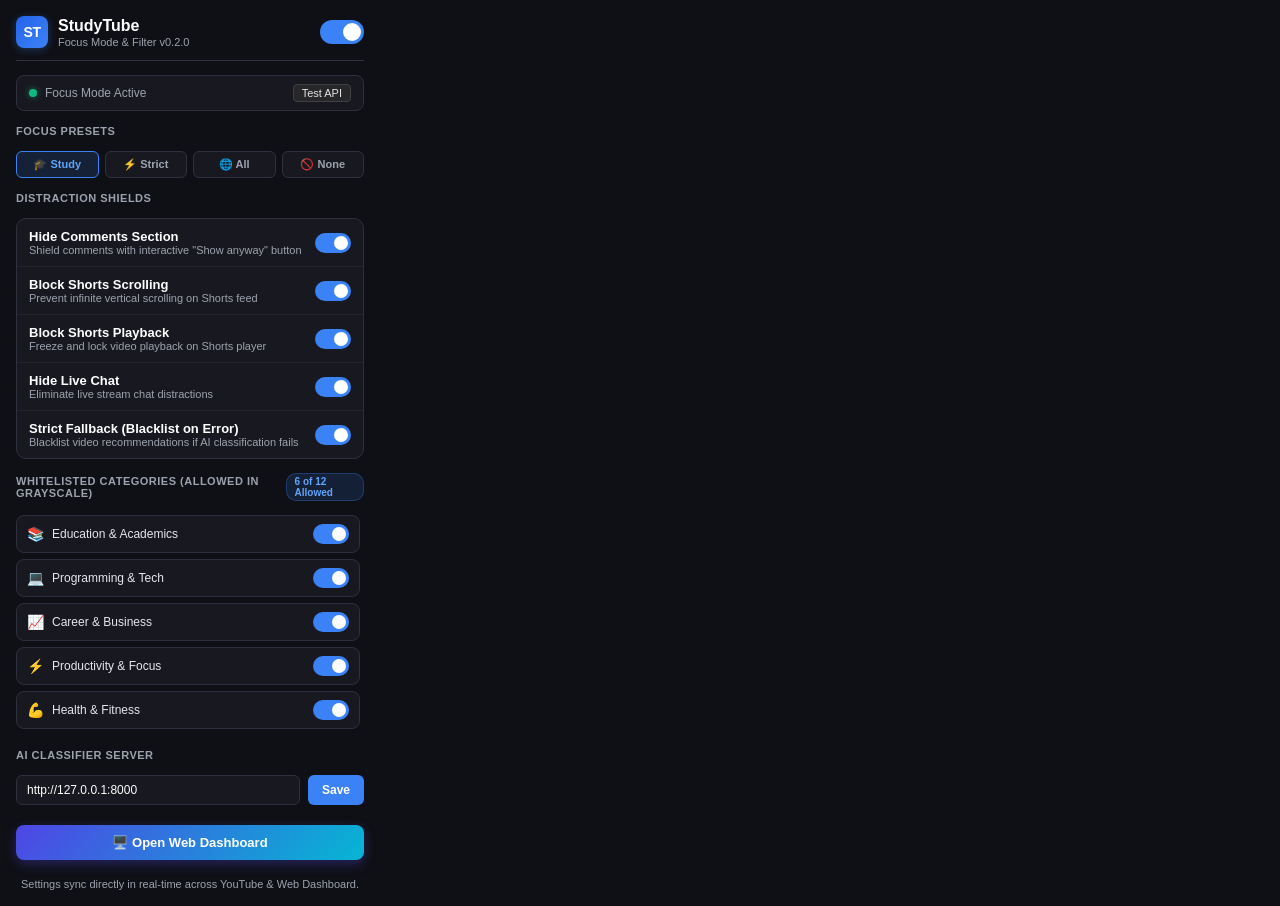
<file: extension/popup.html>
<!DOCTYPE html>
<html lang="en">
<head>
  <meta charset="UTF-8">
  <meta name="viewport" content="width=device-width, initial-scale=1.0">
  <title>StudyTube Focus Settings</title>
  <link rel="stylesheet" href="popup.css">
</head>
<body>
  <div class="popup-container">
    <!-- Header -->
    <header class="header">
      <div class="brand">
        <div class="logo-icon">ST</div>
        <div>
          <h1 class="title">StudyTube</h1>
          <div class="subtitle">Focus Mode &amp; Filter v0.2.0</div>
        </div>
      </div>
      <label class="switch master-switch" title="Toggle StudyTube Master Focus Mode">
        <input type="checkbox" id="masterToggle" checked>
        <span class="slider"></span>
      </label>
    </header>

    <!-- Master Focus Mode Status Banner -->
    <div class="status-banner" id="statusBanner">
      <span class="status-dot online" id="masterStatusDot"></span>
      <span class="status-text" id="statusText">Focus Mode Active</span>
      <button class="status-retry-btn" id="retryConnectionBtn" title="Test Backend Connection">Test API</button>
    </div>

    <!-- Quick Presets -->
    <div class="section-header">
      <span>Focus Presets</span>
    </div>
    <div class="presets-row">
      <button class="preset-btn active" id="presetStudy" title="Study Focus (Academics, Tech, Business, Productivity, Fitness, Documentaries)">🎓 Study</button>
      <button class="preset-btn" id="presetStrict" title="Strict Academic (Education & Programming Only)">⚡ Strict</button>
      <button class="preset-btn" id="presetAll" title="Allow All Categories (In Grayscale)">🌐 All</button>
      <button class="preset-btn" id="presetClear" title="Block All Video Recommendations">🚫 None</button>
    </div>

    <!-- Distraction Shields (All Settings) -->
    <div class="section-header">
      <span>Distraction Shields</span>
    </div>
    <div class="shield-card">
      <!-- 1. Hide Comments Section -->
      <div class="shield-item">
        <div class="shield-info">
          <span class="shield-title">Hide Comments Section</span>
          <span class="shield-desc">Shield comments with interactive "Show anyway" button</span>
        </div>
        <label class="switch">
          <input type="checkbox" id="hideCommentsToggle" checked>
          <span class="slider"></span>
        </label>
      </div>

      <!-- 2. Block Shorts Scrolling -->
      <div class="shield-item">
        <div class="shield-info">
          <span class="shield-title">Block Shorts Scrolling</span>
          <span class="shield-desc">Prevent infinite vertical scrolling on Shorts feed</span>
        </div>
        <label class="switch">
          <input type="checkbox" id="blockShortsScrollToggle" checked>
          <span class="slider"></span>
        </label>
      </div>

      <!-- 3. Block Shorts Playback -->
      <div class="shield-item">
        <div class="shield-info">
          <span class="shield-title">Block Shorts Playback</span>
          <span class="shield-desc">Freeze and lock video playback on Shorts player</span>
        </div>
        <label class="switch">
          <input type="checkbox" id="blockShortsPlaybackToggle" checked>
          <span class="slider"></span>
        </label>
      </div>

      <!-- 4. Hide Live Chat -->
      <div class="shield-item">
        <div class="shield-info">
          <span class="shield-title">Hide Live Chat</span>
          <span class="shield-desc">Eliminate live stream chat distractions</span>
        </div>
        <label class="switch">
          <input type="checkbox" id="hideChatToggle" checked>
          <span class="slider"></span>
        </label>
      </div>

      <!-- 5. Strict Fallback Policy -->
      <div class="shield-item">
        <div class="shield-info">
          <span class="shield-title">Strict Fallback (Blacklist on Error)</span>
          <span class="shield-desc">Blacklist video recommendations if AI classification fails</span>
        </div>
        <label class="switch">
          <input type="checkbox" id="strictFallbackToggle" checked>
          <span class="slider"></span>
        </label>
      </div>
    </div>

    <!-- Category Whitelist with Counter Badge -->
    <div class="section-header">
      <span>Whitelisted Categories (Allowed in Grayscale)</span>
      <span class="counter-badge" id="whitelistCountBadge">6 of 12 Allowed</span>
    </div>
    <div class="category-list" id="categoryList">
      <!-- Generated dynamically in popup.js -->
    </div>

    <!-- Backend AI Classifier Configuration -->
    <div class="section-header">
      <span>AI Classifier Server</span>
    </div>
    <div class="backend-config">
      <input type="text" id="backendUrlInput" value="http://127.0.0.1:8000" placeholder="http://127.0.0.1:8000" spellcheck="false">
      <button id="saveBackendUrlBtn" class="primary-btn">Save</button>
    </div>

    <!-- Dashboard Link -->
    <div style="margin-top: 6px;">
      <a href="http://127.0.0.1:8000/dashboard" target="_blank" id="openDashboardLink" style="display: flex; align-items: center; justify-content: center; gap: 8px; width: 100%; padding: 10px; border-radius: 8px; background: linear-gradient(135deg, #4f46e5, #06b6d4); color: #ffffff; text-decoration: none; font-size: 13px; font-weight: 600; text-align: center; box-shadow: 0 4px 12px rgba(79, 70, 229, 0.35); box-sizing: border-box; transition: transform 0.15s ease;">
        🖥️ Open Web Dashboard
      </a>
    </div>

    <footer class="footer">
      <span>Settings sync directly in real-time across YouTube &amp; Web Dashboard.</span>
    </footer>
  </div>

  <script src="popup.js"></script>
</body>
</html>
</file>
<file: extension/popup.css>
/* StudyTube Extension Popup Styles */

:root {
  --bg-primary: #0f1015;
  --bg-card: #181920;
  --bg-hover: #22232b;
  --border-color: #2e303d;
  --text-primary: #f3f4f6;
  --text-secondary: #9ca3af;
  --accent-color: #3b82f6;
  --accent-hover: #2563eb;
  --success-color: #10b981;
  --warning-color: #f59e0b;
  --danger-color: #ef4444;
}

* {
  box-sizing: border-box;
  margin: 0;
  padding: 0;
  font-family: -apple-system, BlinkMacSystemFont, "Segoe UI", Roboto, "Helvetica Neue", Arial, sans-serif;
}

body {
  width: 380px;
  max-height: 600px;
  background-color: var(--bg-primary);
  color: var(--text-primary);
  overflow-y: auto;
  overflow-x: hidden;
}

body::-webkit-scrollbar {
  width: 6px;
}
body::-webkit-scrollbar-thumb {
  background: #374151;
  border-radius: 3px;
}

.popup-container {
  padding: 16px;
  display: flex;
  flex-direction: column;
  gap: 14px;
}

/* Header */
.header {
  display: flex;
  align-items: center;
  justify-content: space-between;
  padding-bottom: 12px;
  border-bottom: 1px solid var(--border-color);
}

.brand {
  display: flex;
  align-items: center;
  gap: 10px;
}

.logo-icon {
  width: 32px;
  height: 32px;
  border-radius: 8px;
  background: linear-gradient(135deg, #2563eb, #3b82f6);
  color: #fff;
  font-weight: 700;
  font-size: 14px;
  display: flex;
  align-items: center;
  justify-content: center;
  letter-spacing: -0.5px;
  box-shadow: 0 2px 8px rgba(59, 130, 246, 0.3);
}

.title {
  font-size: 16px;
  font-weight: 700;
  color: #fff;
  line-height: 1.2;
}

.subtitle {
  font-size: 11px;
  color: var(--text-secondary);
}

/* Status Banner */
.status-banner {
  display: flex;
  align-items: center;
  gap: 8px;
  padding: 8px 12px;
  background: var(--bg-card);
  border: 1px solid var(--border-color);
  border-radius: 8px;
  font-size: 12px;
}

.status-dot {
  width: 8px;
  height: 8px;
  border-radius: 50%;
  flex-shrink: 0;
}

.status-dot.online {
  background-color: var(--success-color);
  box-shadow: 0 0 6px rgba(16, 185, 129, 0.6);
}

.status-dot.offline {
  background-color: var(--warning-color);
  box-shadow: 0 0 6px rgba(245, 158, 11, 0.6);
}

.status-text {
  flex: 1;
  color: var(--text-secondary);
  white-space: nowrap;
  overflow: hidden;
  text-overflow: ellipsis;
}

.status-retry-btn {
  padding: 2px 8px;
  font-size: 11px;
  background: #27272a;
  border: 1px solid #3f3f46;
  color: #e4e4e7;
  border-radius: 4px;
  cursor: pointer;
  transition: background 0.15s;
}

.status-retry-btn:hover {
  background: #3f3f46;
}

/* Section Header */
.section-header {
  display: flex;
  align-items: center;
  justify-content: space-between;
  font-size: 11px;
  font-weight: 600;
  text-transform: uppercase;
  letter-spacing: 0.5px;
  color: var(--text-secondary);
}

.counter-badge {
  font-size: 10px;
  padding: 2px 8px;
  border-radius: 10px;
  background: rgba(59, 130, 246, 0.15);
  color: #60a5fa;
  border: 1px solid rgba(59, 130, 246, 0.3);
  text-transform: none;
  letter-spacing: normal;
  font-weight: 600;
}

/* Presets */
.presets-row {
  display: grid;
  grid-template-columns: repeat(4, 1fr);
  gap: 6px;
}

.preset-btn {
  flex: 1;
  padding: 6px 4px;
  font-size: 11px;
  font-weight: 600;
  border-radius: 6px;
  border: 1px solid var(--border-color);
  background: var(--bg-card);
  color: var(--text-secondary);
  cursor: pointer;
  transition: all 0.2s;
  text-align: center;
}

.preset-btn:hover {
  background: var(--bg-hover);
  color: #fff;
  border-color: #4b5563;
}

.preset-btn.active {
  background: rgba(59, 130, 246, 0.15);
  border-color: var(--accent-color);
  color: #60a5fa;
}

/* Shields Card */
.shield-card {
  background: var(--bg-card);
  border: 1px solid var(--border-color);
  border-radius: 10px;
  display: flex;
  flex-direction: column;
}

.shield-item {
  display: flex;
  align-items: center;
  justify-content: space-between;
  padding: 10px 12px;
  border-bottom: 1px solid #23242d;
}

.shield-item:last-child {
  border-bottom: none;
}

.shield-info {
  display: flex;
  flex-direction: column;
}

.shield-title {
  font-size: 13px;
  font-weight: 600;
  color: #fff;
}

.shield-desc {
  font-size: 11px;
  color: var(--text-secondary);
}

/* Category List */
.category-list {
  display: flex;
  flex-direction: column;
  gap: 6px;
  max-height: 220px;
  overflow-y: auto;
  padding-right: 4px;
}

.category-list::-webkit-scrollbar {
  width: 4px;
}
.category-list::-webkit-scrollbar-thumb {
  background: #374151;
  border-radius: 2px;
}

.category-row {
  display: flex;
  align-items: center;
  justify-content: space-between;
  padding: 8px 10px;
  background: var(--bg-card);
  border: 1px solid var(--border-color);
  border-radius: 8px;
  transition: border-color 0.15s, background 0.15s;
}

.category-row:hover {
  background: var(--bg-hover);
}

.category-label {
  display: flex;
  align-items: center;
  gap: 8px;
  font-size: 12px;
  color: #e5e7eb;
}

.category-badge {
  font-size: 14px;
}

/* Backend Config */
.backend-config {
  display: flex;
  gap: 8px;
}

.backend-config input {
  flex: 1;
  padding: 7px 10px;
  background: var(--bg-card);
  border: 1px solid var(--border-color);
  border-radius: 6px;
  color: #fff;
  font-size: 12px;
  outline: none;
}

.backend-config input:focus {
  border-color: var(--accent-color);
}

.primary-btn {
  padding: 7px 14px;
  background: var(--accent-color);
  color: #fff;
  border: none;
  border-radius: 6px;
  font-size: 12px;
  font-weight: 600;
  cursor: pointer;
  transition: background 0.15s;
}

.primary-btn:hover {
  background: var(--accent-hover);
}

/* Toggle Switches */
.switch {
  position: relative;
  display: inline-block;
  width: 36px;
  height: 20px;
  flex-shrink: 0;
}

.switch input {
  opacity: 0;
  width: 0;
  height: 0;
}

.slider {
  position: absolute;
  cursor: pointer;
  inset: 0;
  background-color: #374151;
  transition: 0.2s;
  border-radius: 20px;
}

.slider:before {
  position: absolute;
  content: "";
  height: 14px;
  width: 14px;
  left: 3px;
  bottom: 3px;
  background-color: #fff;
  transition: 0.2s;
  border-radius: 50%;
}

input:checked + .slider {
  background-color: var(--accent-color);
}

input:checked + .slider:before {
  transform: translateX(16px);
}

/* Master Switch size */
.master-switch {
  width: 44px;
  height: 24px;
}

.master-switch .slider:before {
  height: 18px;
  width: 18px;
}

.master-switch input:checked + .slider:before {
  transform: translateX(20px);
}

.footer {
  font-size: 11px;
  color: var(--text-secondary);
  text-align: center;
  padding-top: 4px;
}
</file>
